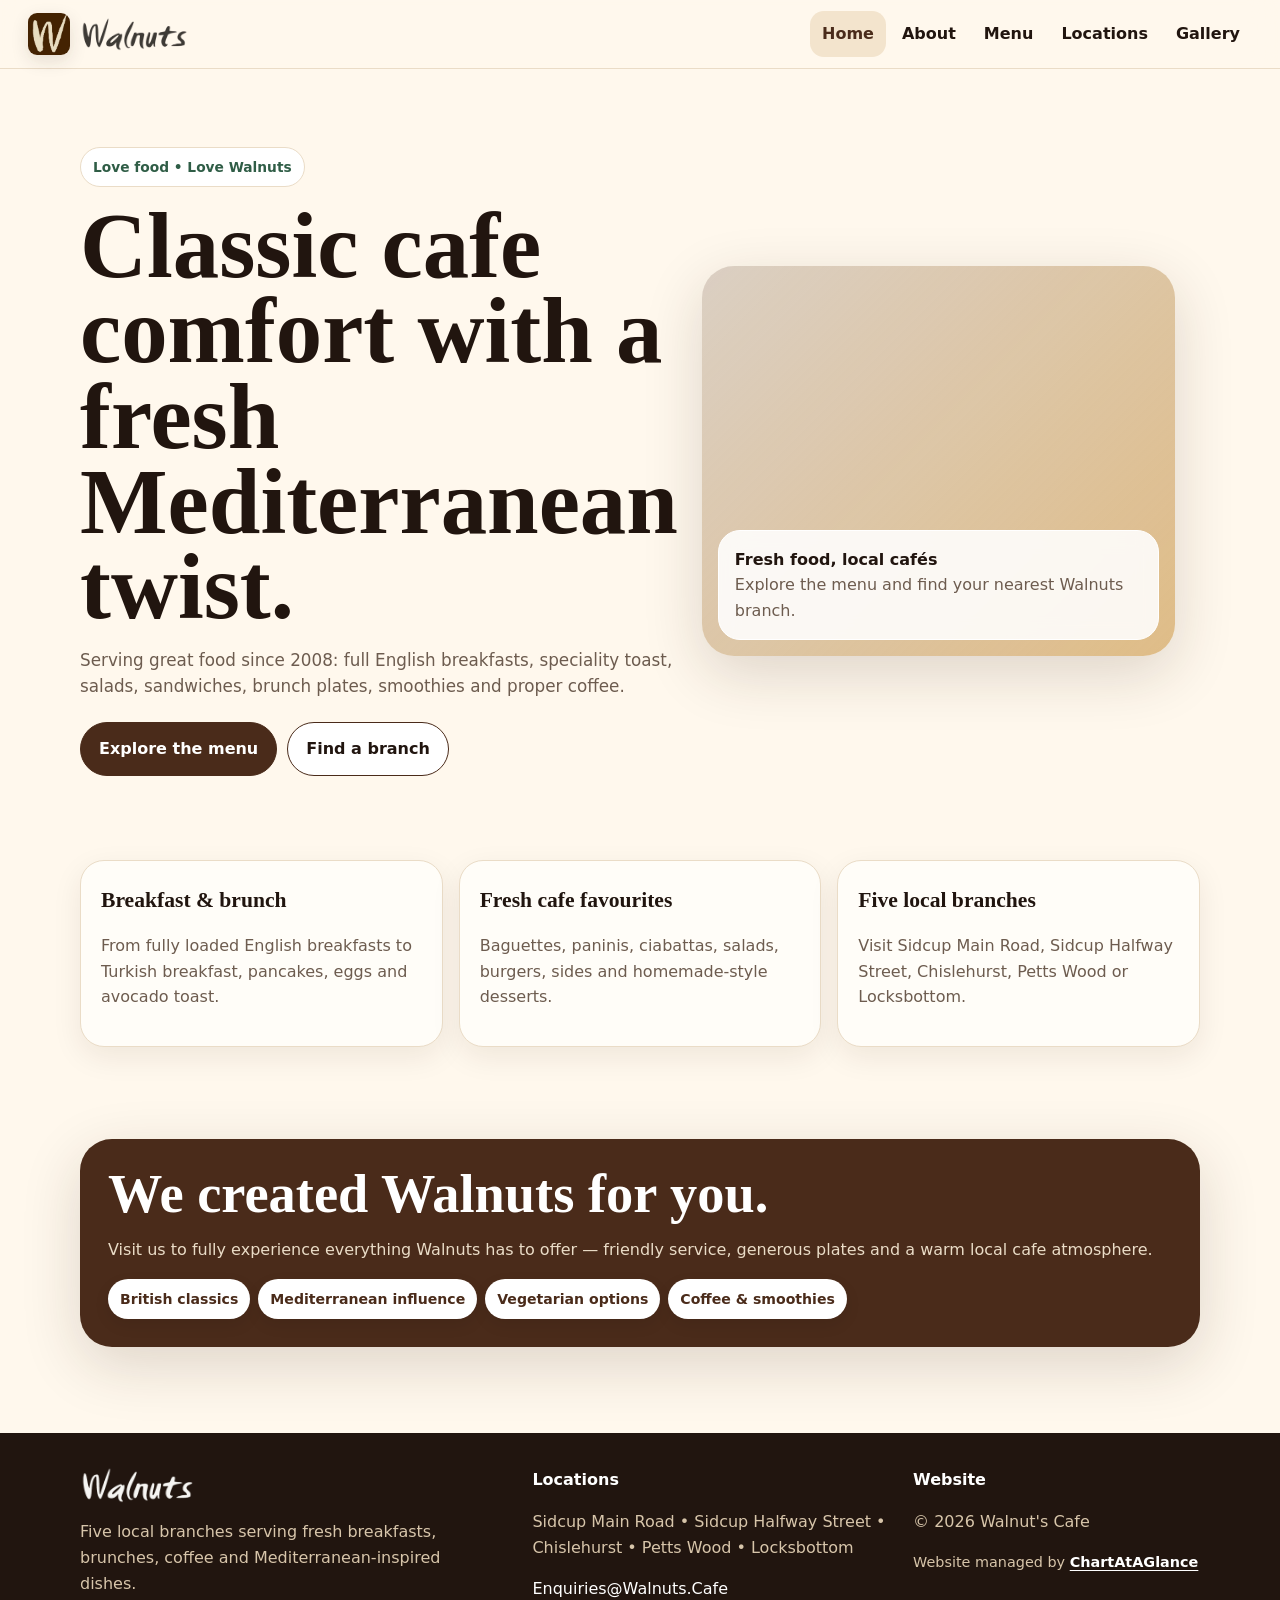
<file: index.html>
<!doctype html><html lang="en-GB"><head><meta charset="utf-8"><meta name="viewport" content="width=device-width,initial-scale=1"><title>Walnuts Cafe | Breakfast, Brunch & Coffee in South East London</title><meta name="description" content="Walnuts Cafe serves British cafe favourites with Mediterranean influence across Sidcup, Chislehurst, Petts Wood and Locksbottom. View menu, branches and opening times."><link rel="canonical" href="https://walnutscafe.co.uk/"><meta property="og:title" content="Walnuts Cafe"><meta property="og:description" content="Classic breakfasts, brunch, salads, sandwiches and coffee across South East London."><meta property="og:type" content="website"><link rel="icon" href="assets/walnuts-W.jpg"><link rel="apple-touch-icon" href="assets/walnuts-W.jpg"><link rel="stylesheet" href="styles.css"><script type="application/ld+json">{"@context":"https://schema.org","@type":"Restaurant","name":"Walnuts Cafe","url":"https://walnutscafe.co.uk/","servesCuisine":["British","Cafe","Mediterranean"],"telephone":"020 8300 5577","email":"Enquiries@Walnuts.Cafe","priceRange":"££","areaServed":["Sidcup","Chislehurst","Petts Wood","Locksbottom"]}</script></head><body><header class="topbar"><nav class="nav"><a class="brand brand-logo" href="index.html" aria-label="Walnuts Cafe home"><img class="logo-icon" src="assets/walnuts-W.jpg" alt="Walnuts icon"><img class="logo-wordmark" src="assets/walnuts-logo.png" alt="Walnuts Cafe"></a><button class="menu-toggle">Menu</button><div class="links"><a class="active" href="index.html">Home</a><a href="about.html">About</a><a href="menu.html">Menu</a><a href="locations.html">Locations</a><a href="gallery.html">Gallery</a></div></nav></header><main><section class="hero"><div class="wrap hero-grid"><div><span class="eyebrow">Love food • Love Walnuts</span><h1 class="h1">Classic cafe comfort with a fresh Mediterranean twist.</h1><p class="lead">Serving great food since 2008: full English breakfasts, speciality toast, salads, sandwiches, brunch plates, smoothies and proper coffee.</p><div class="actions"><a class="btn primary" href="menu.html">Explore the menu</a><a class="btn ghost" href="locations.html">Find a branch</a></div></div><div class="photo-card"><div class="float"><strong>Fresh food, local cafés</strong><br><span class="muted">Explore the menu and find your nearest Walnuts branch.</span></div></div></div></section><section class="section"><div class="wrap cards"><article class="card reveal"><h3>Breakfast & brunch</h3><p class="muted">From fully loaded English breakfasts to Turkish breakfast, pancakes, eggs and avocado toast.</p></article><article class="card reveal"><h3>Fresh cafe favourites</h3><p class="muted">Baguettes, paninis, ciabattas, salads, burgers, sides and homemade-style desserts.</p></article><article class="card reveal"><h3>Five local branches</h3><p class="muted">Visit Sidcup Main Road, Sidcup Halfway Street, Chislehurst, Petts Wood or Locksbottom.</p></article></div></section><section class="section"><div class="wrap"><div class="feature reveal"><h2>We created Walnuts for you.</h2><p class="muted">Visit us to fully experience everything Walnuts has to offer — friendly service, generous plates and a warm local cafe atmosphere.</p><div class="pill-row"><span class="pill">British classics</span><span class="pill">Mediterranean influence</span><span class="pill">Vegetarian options</span><span class="pill">Coffee & smoothies</span></div></div></div></section></main><footer class="footer"><div class="wrap footer-grid"><div><a class="footer-brand" href="index.html"><img src="assets/walnuts-logo.png" alt="Walnuts Cafe"></a><p class="footer-text">Five local branches serving fresh breakfasts, brunches, coffee and Mediterranean-inspired dishes.</p></div><div><strong>Locations</strong><p class="muted">Sidcup Main Road • Sidcup Halfway Street • Chislehurst • Petts Wood • Locksbottom</p><p><a href="mailto:Enquiries@Walnuts.Cafe">Enquiries@Walnuts.Cafe</a></p></div><div><strong>Website</strong><p class="muted">© 2026 Walnut's Cafe</p><p class="footer-credit">Website managed by <a href="https://chartataglance.com" target="_blank" rel="noopener">ChartAtAGlance</a></p></div></div></footer><script src="script.js"></script></body></html>
</file>
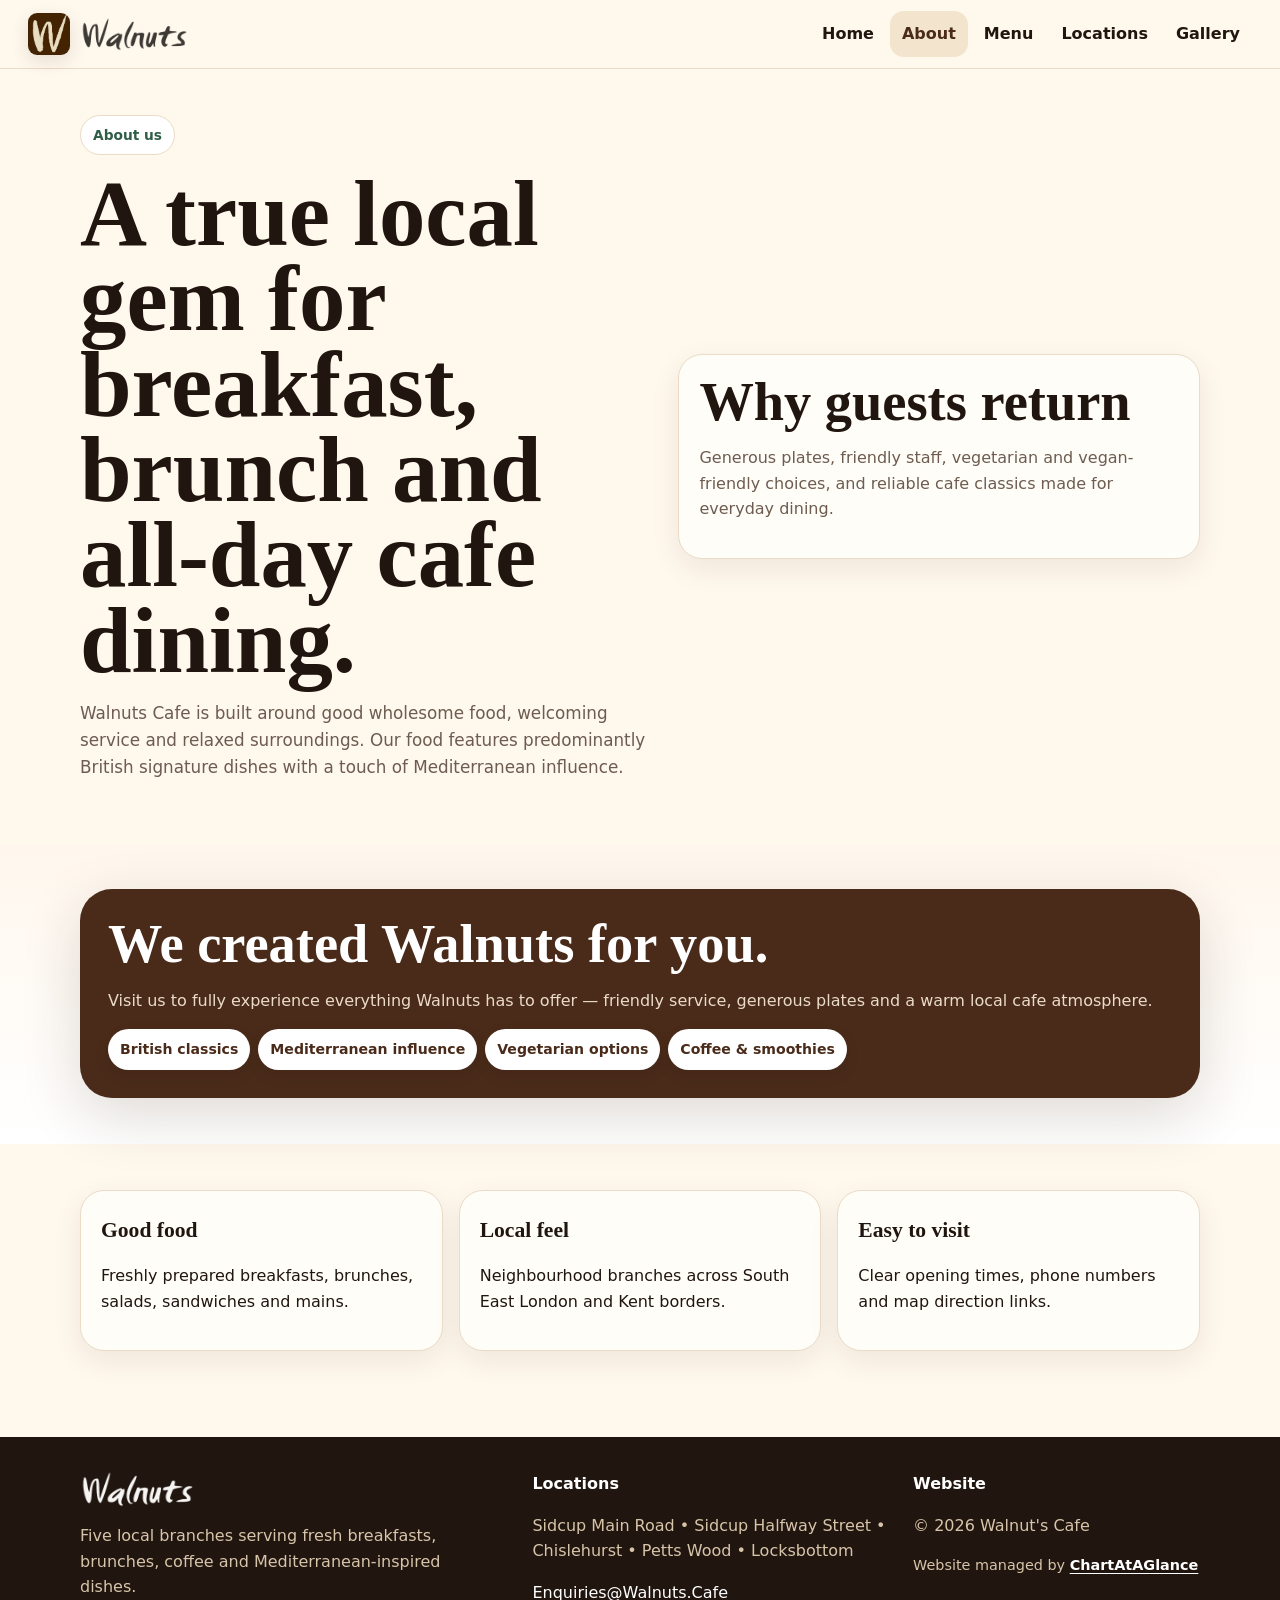
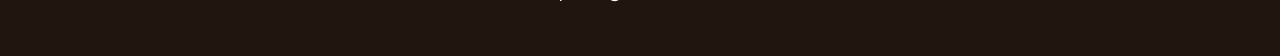
<file: about.html>
<!doctype html><html lang="en-GB"><head><meta charset="utf-8"><meta name="viewport" content="width=device-width,initial-scale=1"><title>About Walnuts Cafe | South East London Cafe Restaurant</title><meta name="description" content="About Walnuts Cafe: good wholesome food, British signature dishes with Mediterranean influence, friendly service and local branches."><link rel="icon" href="assets/walnuts-W.jpg"><link rel="apple-touch-icon" href="assets/walnuts-W.jpg"><link rel="stylesheet" href="styles.css"></head><body><header class="topbar"><nav class="nav"><a class="brand brand-logo" href="index.html" aria-label="Walnuts Cafe home"><img class="logo-icon" src="assets/walnuts-W.jpg" alt="Walnuts icon"><img class="logo-wordmark" src="assets/walnuts-logo.png" alt="Walnuts Cafe"></a><button class="menu-toggle">Menu</button><div class="links"><a href="index.html">Home</a><a class="active" href="about.html">About</a><a href="menu.html">Menu</a><a href="locations.html">Locations</a><a href="gallery.html">Gallery</a></div></nav></header><main><section class="section"><div class="wrap split"><div><span class="eyebrow">About us</span><h1 class="h1">A true local gem for breakfast, brunch and all-day cafe dining.</h1><p class="lead">Walnuts Cafe is built around good wholesome food, welcoming service and relaxed surroundings. Our food features predominantly British signature dishes with a touch of Mediterranean influence.</p></div><div class="card reveal"><h2>Why guests return</h2><p class="muted">Generous plates, friendly staff, vegetarian and vegan-friendly choices, and reliable cafe classics made for everyday dining.</p></div></div></section><section class="section warm"><div class="wrap"><div class="feature reveal"><h2>We created Walnuts for you.</h2><p class="muted">Visit us to fully experience everything Walnuts has to offer — friendly service, generous plates and a warm local cafe atmosphere.</p><div class="pill-row"><span class="pill">British classics</span><span class="pill">Mediterranean influence</span><span class="pill">Vegetarian options</span><span class="pill">Coffee &amp; smoothies</span></div></div></div></section><section class="section"><div class="wrap cards"><article class="card reveal"><h3>Good food</h3><p>Freshly prepared breakfasts, brunches, salads, sandwiches and mains.</p></article><article class="card reveal"><h3>Local feel</h3><p>Neighbourhood branches across South East London and Kent borders.</p></article><article class="card reveal"><h3>Easy to visit</h3><p>Clear opening times, phone numbers and map direction links.</p></article></div></section></main><footer class="footer"><div class="wrap footer-grid"><div><a class="footer-brand" href="index.html"><img src="assets/walnuts-logo.png" alt="Walnuts Cafe"></a><p class="footer-text">Five local branches serving fresh breakfasts, brunches, coffee and Mediterranean-inspired dishes.</p></div><div><strong>Locations</strong><p class="muted">Sidcup Main Road • Sidcup Halfway Street • Chislehurst • Petts Wood • Locksbottom</p><p><a href="mailto:Enquiries@Walnuts.Cafe">Enquiries@Walnuts.Cafe</a></p></div><div><strong>Website</strong><p class="muted">© 2026 Walnut's Cafe</p><p class="footer-credit">Website managed by <a href="https://chartataglance.com" target="_blank" rel="noopener">ChartAtAGlance</a></p></div></div></footer><script src="script.js"></script></body></html>
</file>
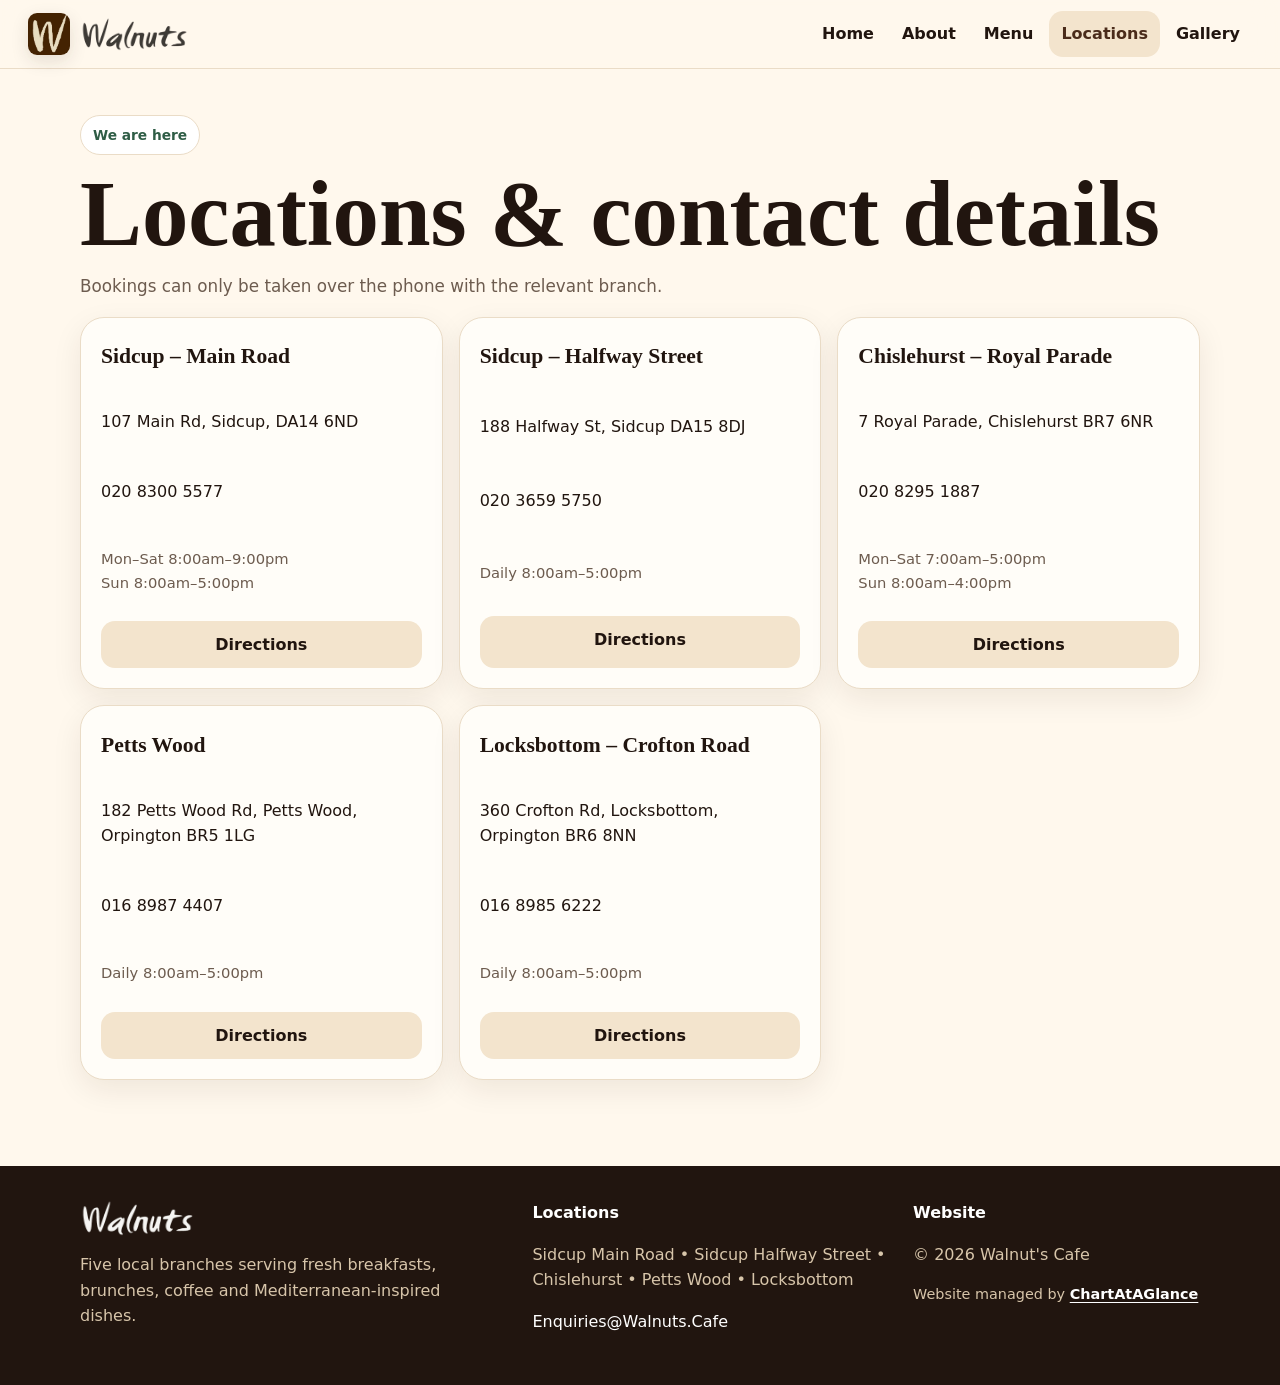
<file: locations.html>
<!doctype html><html lang="en-GB"><head><meta charset="utf-8"><meta name="viewport" content="width=device-width,initial-scale=1"><title>Walnuts Cafe Locations | Sidcup, Chislehurst, Petts Wood & Locksbottom</title><meta name="description" content="Find Walnuts Cafe branches, phone numbers, addresses and opening times in Sidcup, Chislehurst, Petts Wood and Locksbottom."><link rel="icon" href="assets/walnuts-W.jpg"><link rel="apple-touch-icon" href="assets/walnuts-W.jpg"><link rel="stylesheet" href="styles.css"></head><body><header class="topbar"><nav class="nav"><a class="brand brand-logo" href="index.html" aria-label="Walnuts Cafe home"><img class="logo-icon" src="assets/walnuts-W.jpg" alt="Walnuts icon"><img class="logo-wordmark" src="assets/walnuts-logo.png" alt="Walnuts Cafe"></a><button class="menu-toggle">Menu</button><div class="links"><a href="index.html">Home</a><a href="about.html">About</a><a href="menu.html">Menu</a><a class="active" href="locations.html">Locations</a><a href="gallery.html">Gallery</a></div></nav></header><main><section class="section"><div class="wrap"><span class="eyebrow">We are here</span><h1 class="h1">Locations & contact details</h1><p class="lead">Bookings can only be taken over the phone with the relevant branch.</p><div class="cards locations">
<article class="card location-card"><h3>Sidcup – Main Road</h3><p>107 Main Rd, Sidcup, DA14 6ND</p><p><a href="tel:02083005577">020 8300 5577</a></p><p class="hours">Mon–Sat 8:00am–9:00pm<br>Sun 8:00am–5:00pm</p><div class="quick-actions single"><a class="mini-btn" href="https://www.google.com/maps/search/?api=1&query=107+Main+Rd+Sidcup+DA14+6ND">Directions</a></div></article>
<article class="card location-card"><h3>Sidcup – Halfway Street</h3><p>188 Halfway St, Sidcup DA15 8DJ</p><p><a href="tel:02036595750">020 3659 5750</a></p><p class="hours">Daily 8:00am–5:00pm</p><div class="quick-actions single"><a class="mini-btn" href="https://www.google.com/maps/search/?api=1&query=188+Halfway+St+Sidcup+DA15+8DJ">Directions</a></div></article>
<article class="card location-card"><h3>Chislehurst – Royal Parade</h3><p>7 Royal Parade, Chislehurst BR7 6NR</p><p><a href="tel:02082951887">020 8295 1887</a></p><p class="hours">Mon–Sat 7:00am–5:00pm<br>Sun 8:00am–4:00pm</p><div class="quick-actions single"><a class="mini-btn" href="https://www.google.com/maps/search/?api=1&query=7+Royal+Parade+Chislehurst+BR7+6NR">Directions</a></div></article>
<article class="card location-card"><h3>Petts Wood</h3><p>182 Petts Wood Rd, Petts Wood, Orpington BR5 1LG</p><p><a href="tel:01689874407">016 8987 4407</a></p><p class="hours">Daily 8:00am–5:00pm</p><div class="quick-actions single"><a class="mini-btn" href="https://www.google.com/maps/search/?api=1&query=182+Petts+Wood+Rd+Orpington+BR5+1LG">Directions</a></div></article>
<article class="card location-card"><h3>Locksbottom – Crofton Road</h3><p>360 Crofton Rd, Locksbottom, Orpington BR6 8NN</p><p><a href="tel:01689856222">016 8985 6222</a></p><p class="hours">Daily 8:00am–5:00pm</p><div class="quick-actions single"><a class="mini-btn" href="https://www.google.com/maps/search/?api=1&query=360+Crofton+Rd+Locksbottom+Orpington+BR6+8NN">Directions</a></div></article>
</div></div></section></main><footer class="footer"><div class="wrap footer-grid"><div><a class="footer-brand" href="index.html"><img src="assets/walnuts-logo.png" alt="Walnuts Cafe"></a><p class="footer-text">Five local branches serving fresh breakfasts, brunches, coffee and Mediterranean-inspired dishes.</p></div><div><strong>Locations</strong><p class="muted">Sidcup Main Road • Sidcup Halfway Street • Chislehurst • Petts Wood • Locksbottom</p><p><a href="mailto:Enquiries@Walnuts.Cafe">Enquiries@Walnuts.Cafe</a></p></div><div><strong>Website</strong><p class="muted">© 2026 Walnut's Cafe</p><p class="footer-credit">Website managed by <a href="https://chartataglance.com" target="_blank" rel="noopener">ChartAtAGlance</a></p></div></div></footer><script src="script.js"></script></body></html>
</file>
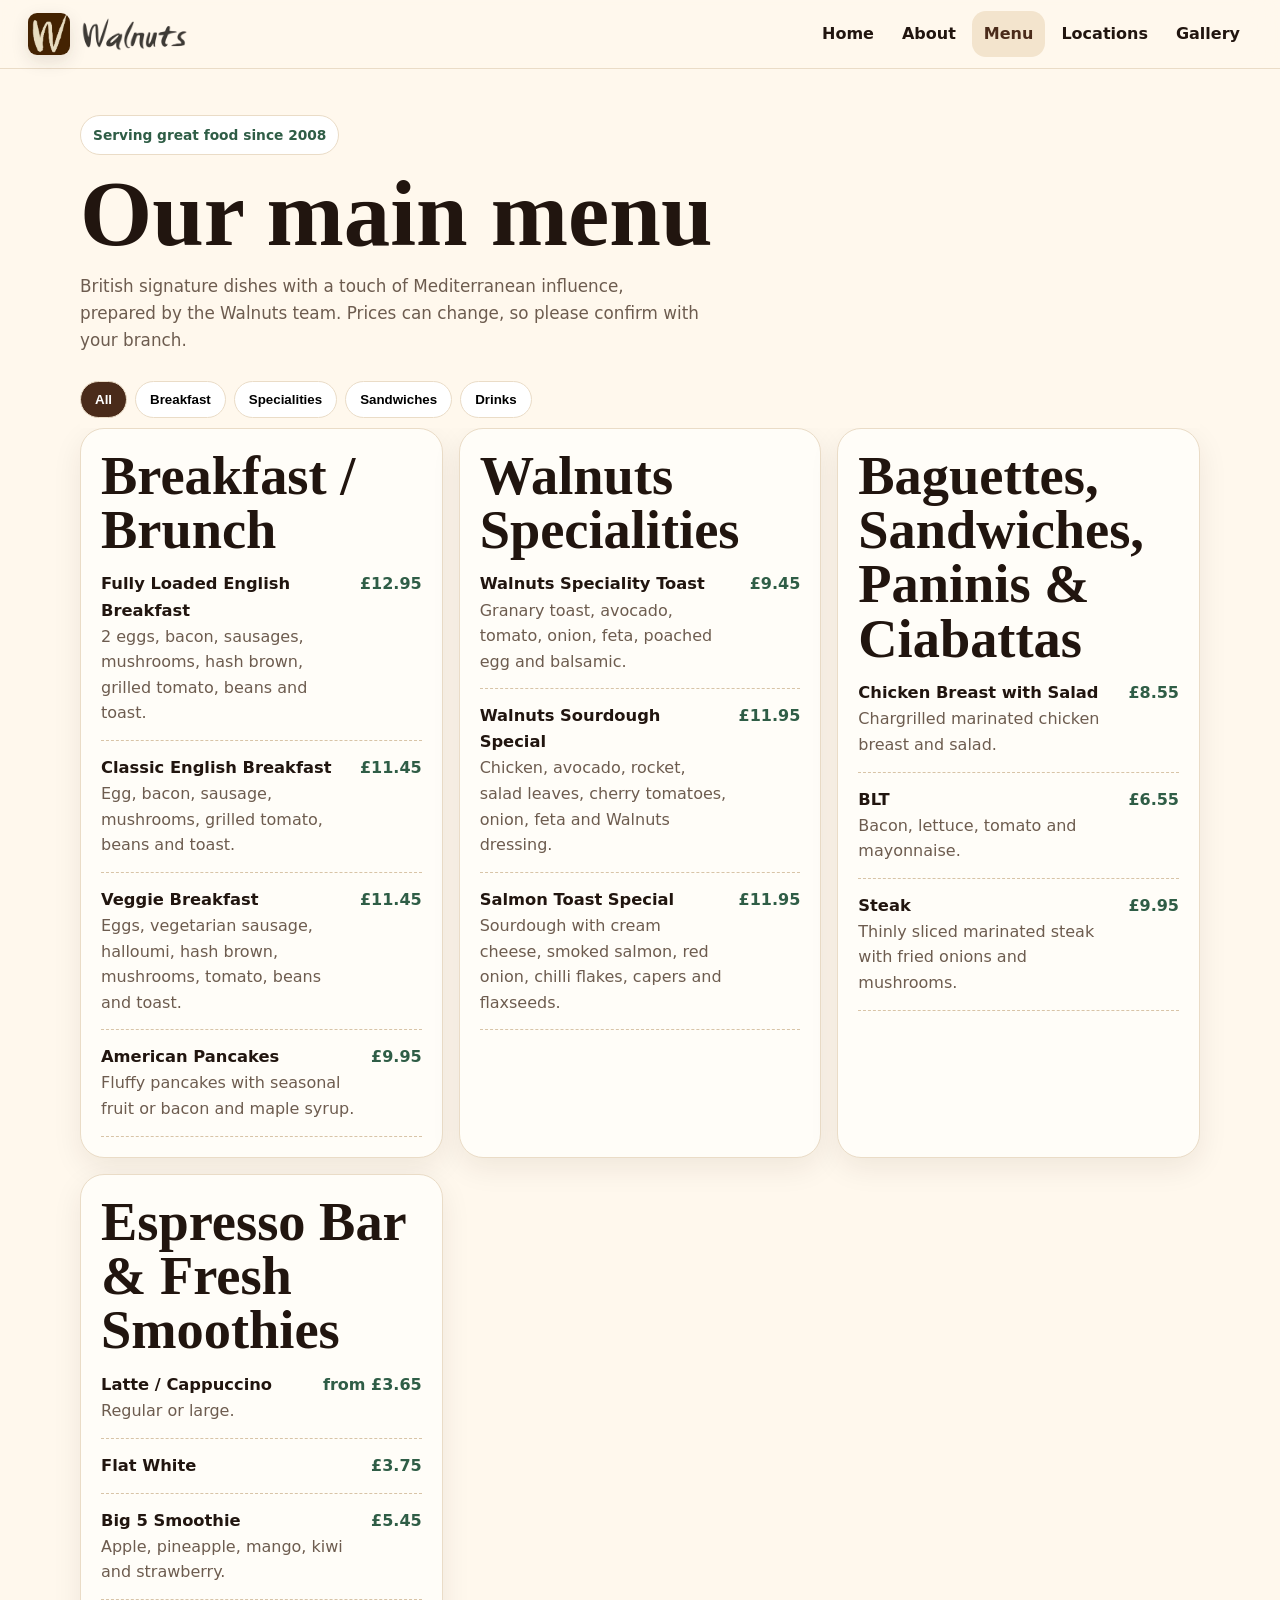
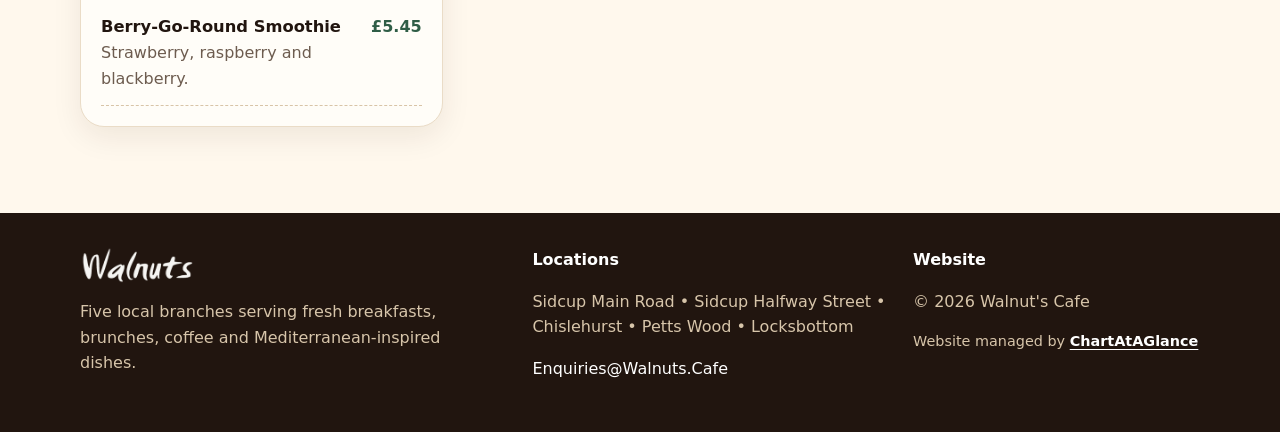
<file: menu.html>
<!doctype html><html lang="en-GB"><head><meta charset="utf-8"><meta name="viewport" content="width=device-width,initial-scale=1"><title>Walnuts Cafe Menu | Breakfast, Brunch, Coffee & Smoothies</title><meta name="description" content="View the Walnuts Cafe menu highlights: Full English Breakfast, speciality toast, salads, sandwiches, espresso bar, smoothies and more."><link rel="icon" href="assets/walnuts-W.jpg"><link rel="apple-touch-icon" href="assets/walnuts-W.jpg"><link rel="stylesheet" href="styles.css"></head><body><header class="topbar"><nav class="nav"><a class="brand brand-logo" href="index.html" aria-label="Walnuts Cafe home"><img class="logo-icon" src="assets/walnuts-W.jpg" alt="Walnuts icon"><img class="logo-wordmark" src="assets/walnuts-logo.png" alt="Walnuts Cafe"></a><button class="menu-toggle">Menu</button><div class="links"><a href="index.html">Home</a><a href="about.html">About</a><a class="active" href="menu.html">Menu</a><a href="locations.html">Locations</a><a href="gallery.html">Gallery</a></div></nav></header><main><section class="section"><div class="wrap"><span class="eyebrow">Serving great food since 2008</span><h1 class="h1">Our main menu</h1><p class="lead">British signature dishes with a touch of Mediterranean influence, prepared by the Walnuts team. Prices can change, so please confirm with your branch.</p><div class="menu-tabs"><button class="tab active" data-tab="all">All</button><button class="tab" data-tab="breakfast">Breakfast</button><button class="tab" data-tab="specials">Specialities</button><button class="tab" data-tab="sandwiches">Sandwiches</button><button class="tab" data-tab="drinks">Drinks</button></div><div class="cards"><section class="card" data-menu="breakfast"><h2>Breakfast / Brunch</h2><div class="menu-list"><div class="dish"><div><strong>Fully Loaded English Breakfast</strong><br><span class="muted">2 eggs, bacon, sausages, mushrooms, hash brown, grilled tomato, beans and toast.</span></div><span class="price">£12.95</span></div><div class="dish"><div><strong>Classic English Breakfast</strong><br><span class="muted">Egg, bacon, sausage, mushrooms, grilled tomato, beans and toast.</span></div><span class="price">£11.45</span></div><div class="dish"><div><strong>Veggie Breakfast</strong><br><span class="muted">Eggs, vegetarian sausage, halloumi, hash brown, mushrooms, tomato, beans and toast.</span></div><span class="price">£11.45</span></div><div class="dish"><div><strong>American Pancakes</strong><br><span class="muted">Fluffy pancakes with seasonal fruit or bacon and maple syrup.</span></div><span class="price">£9.95</span></div></div></section><section class="card" data-menu="specials"><h2>Walnuts Specialities</h2><div class="menu-list"><div class="dish"><div><strong>Walnuts Speciality Toast</strong><br><span class="muted">Granary toast, avocado, tomato, onion, feta, poached egg and balsamic.</span></div><span class="price">£9.45</span></div><div class="dish"><div><strong>Walnuts Sourdough Special</strong><br><span class="muted">Chicken, avocado, rocket, salad leaves, cherry tomatoes, onion, feta and Walnuts dressing.</span></div><span class="price">£11.95</span></div><div class="dish"><div><strong>Salmon Toast Special</strong><br><span class="muted">Sourdough with cream cheese, smoked salmon, red onion, chilli flakes, capers and flaxseeds.</span></div><span class="price">£11.95</span></div></div></section><section class="card" data-menu="sandwiches"><h2>Baguettes, Sandwiches, Paninis & Ciabattas</h2><div class="menu-list"><div class="dish"><div><strong>Chicken Breast with Salad</strong><br><span class="muted">Chargrilled marinated chicken breast and salad.</span></div><span class="price">£8.55</span></div><div class="dish"><div><strong>BLT</strong><br><span class="muted">Bacon, lettuce, tomato and mayonnaise.</span></div><span class="price">£6.55</span></div><div class="dish"><div><strong>Steak</strong><br><span class="muted">Thinly sliced marinated steak with fried onions and mushrooms.</span></div><span class="price">£9.95</span></div></div></section><section class="card" data-menu="drinks"><h2>Espresso Bar & Fresh Smoothies</h2><div class="menu-list"><div class="dish"><div><strong>Latte / Cappuccino</strong><br><span class="muted">Regular or large.</span></div><span class="price">from £3.65</span></div><div class="dish"><div><strong>Flat White</strong></div><span class="price">£3.75</span></div><div class="dish"><div><strong>Big 5 Smoothie</strong><br><span class="muted">Apple, pineapple, mango, kiwi and strawberry.</span></div><span class="price">£5.45</span></div><div class="dish"><div><strong>Berry-Go-Round Smoothie</strong><br><span class="muted">Strawberry, raspberry and blackberry.</span></div><span class="price">£5.45</span></div></div></section></div></div></section></main><footer class="footer"><div class="wrap footer-grid"><div><a class="footer-brand" href="index.html"><img src="assets/walnuts-logo.png" alt="Walnuts Cafe"></a><p class="footer-text">Five local branches serving fresh breakfasts, brunches, coffee and Mediterranean-inspired dishes.</p></div><div><strong>Locations</strong><p class="muted">Sidcup Main Road • Sidcup Halfway Street • Chislehurst • Petts Wood • Locksbottom</p><p><a href="mailto:Enquiries@Walnuts.Cafe">Enquiries@Walnuts.Cafe</a></p></div><div><strong>Website</strong><p class="muted">© 2026 Walnut's Cafe</p><p class="footer-credit">Website managed by <a href="https://chartataglance.com" target="_blank" rel="noopener">ChartAtAGlance</a></p></div></div></footer><script src="script.js"></script></body></html>
</file>
<file: styles.css>
:root{--ink:#21150f;--muted:#6d5c4f;--cream:#fff8ed;--paper:#fffdf8;--gold:#c58b33;--coffee:#4a2b1a;--leaf:#2f5d46;--line:#eadcc7;--shadow:0 18px 60px rgba(52,31,18,.16);--radius:24px}*{box-sizing:border-box}html{scroll-behavior:smooth}body{margin:0;font-family:Inter,system-ui,-apple-system,Segoe UI,Roboto,Arial,sans-serif;background:var(--cream);color:var(--ink);line-height:1.6}img{max-width:100%;display:block}a{color:inherit;text-decoration:none}.topbar{position:sticky;top:0;z-index:50;background:rgba(255,248,237,.9);backdrop-filter:blur(14px);border-bottom:1px solid var(--line)}.nav{min-height:68px;display:flex;align-items:center;justify-content:space-between;padding:0 18px}.brand{font-family:Georgia,serif;font-size:1.35rem;font-weight:800;letter-spacing:.02em}.brand span{color:var(--gold)}.brand-logo{display:flex;align-items:center;gap:10px}.logo-icon{width:42px;height:42px;border-radius:9px;object-fit:cover;box-shadow:0 6px 18px rgba(52,31,18,.12)}.logo-wordmark{height:30px;width:auto;max-width:152px;object-fit:contain}.menu-toggle{border:0;background:var(--coffee);color:white;border-radius:999px;padding:11px 14px;font-weight:800}.links{display:none;position:absolute;left:12px;right:12px;top:74px;background:var(--paper);border:1px solid var(--line);box-shadow:var(--shadow);border-radius:20px;padding:14px}.links.open{display:grid;gap:10px}.links a{padding:12px;border-radius:14px;font-weight:750}.links a:hover,.links a.active{background:#f3e4cd;color:var(--coffee)}.wrap{width:min(1120px,calc(100% - 32px));margin:auto}.hero{position:relative;overflow:hidden;padding:44px 0 22px}.hero-grid{display:grid;gap:24px}.eyebrow{display:inline-flex;gap:8px;align-items:center;background:#fff;border:1px solid var(--line);border-radius:999px;padding:8px 12px;color:var(--leaf);font-weight:800;font-size:.86rem}.h1{font-family:Georgia,serif;font-size:clamp(2.45rem,12vw,5.8rem);line-height:.92;margin:16px 0}.lead{font-size:1.05rem;color:var(--muted);max-width:58ch}.actions{display:flex;flex-wrap:wrap;gap:10px;margin-top:22px}.btn{display:inline-flex;justify-content:center;align-items:center;min-height:48px;padding:13px 18px;border-radius:999px;font-weight:850;border:1px solid var(--coffee)}.btn.primary{background:var(--coffee);color:#fff}.btn.ghost{background:#fff}.photo-card{min-height:390px;border-radius:32px;background:linear-gradient(135deg,rgba(74,43,26,.2),rgba(197,139,51,.55)),url('https://images.unsplash.com/photo-1554118811-1e0d58224f24?auto=format&fit=crop&w=1200&q=80') center/cover;box-shadow:var(--shadow);position:relative;overflow:hidden}.float{position:absolute;left:16px;right:16px;bottom:16px;background:rgba(255,255,255,.88);backdrop-filter:blur(10px);border-radius:22px;padding:16px;border:1px solid #fff}.section{padding:46px 0}.section h2{font-family:Georgia,serif;font-size:clamp(2rem,8vw,3.4rem);line-height:1;margin:0 0 14px}.muted{color:var(--muted)}.cards{display:grid;gap:16px}.card{background:var(--paper);border:1px solid var(--line);border-radius:var(--radius);padding:20px;box-shadow:0 10px 30px rgba(52,31,18,.08)}.card h3{margin:.1rem 0 .45rem;font-family:Georgia,serif;font-size:1.35rem}.pill-row{display:flex;flex-wrap:wrap;gap:8px}.pill{padding:8px 11px;border:1px solid rgba(255,255,255,.35);border-radius:999px;background:#fff;color:var(--coffee);font-weight:750;font-size:.88rem;box-shadow:0 6px 16px rgba(0,0,0,.08)}.split{display:grid;gap:22px}.feature{background:var(--coffee);color:#fff;border-radius:32px;padding:28px;box-shadow:var(--shadow)}.feature .muted{color:#eadcc7}.menu-tabs{position:sticky;top:68px;z-index:20;display:flex;gap:8px;overflow:auto;padding:10px 0;background:var(--cream)}.tab{white-space:nowrap;border:1px solid var(--line);background:#fff;border-radius:999px;padding:10px 14px;font-weight:850}.tab.active{background:var(--coffee);color:#fff}.menu-list{display:grid;gap:14px}.dish{display:grid;grid-template-columns:1fr auto;gap:12px;padding-bottom:14px;border-bottom:1px dashed #d8c4a7}.dish strong{font-size:1.02rem}.price{font-weight:900;color:var(--leaf)}.location-card{display:grid;gap:12px}.hours{font-size:.92rem;color:var(--muted)}.quick-actions{display:grid;grid-template-columns:1fr 1fr;gap:10px}.mini-btn{padding:11px 12px;border-radius:14px;background:#f3e4cd;font-weight:850;text-align:center}.gallery-grid{display:grid;grid-template-columns:repeat(2,1fr);gap:10px}.gallery-grid img{height:160px;width:100%;object-fit:cover;border-radius:18px}.footer{background:#21150f;color:#fff;padding:34px 0;margin-top:40px}.footer .muted{color:#d7c5aa}.footer-grid{display:grid;gap:22px}.footer-brand img{height:36px;width:auto;filter:brightness(0) invert(1) sepia(.15);opacity:.96}.footer-text{max-width:36ch;color:#d7c5aa}.footer a{text-decoration:none;color:#fff}.footer-credit{font-size:.9rem;color:#d7c5aa}.footer-credit a{font-weight:800;text-decoration:underline;text-underline-offset:3px}.reveal{opacity:0;transform:translateY(22px);transition:.7s ease}.reveal.visible{opacity:1;transform:none}@media(min-width:760px){.menu-toggle{display:none}.links{display:flex;position:static;background:transparent;border:0;box-shadow:none;padding:0;gap:4px}.links a{padding:10px 12px}.hero{padding:78px 0 38px}.hero-grid,.split{grid-template-columns:1.05fr .95fr;align-items:center}.cards{grid-template-columns:repeat(3,1fr)}.locations{grid-template-columns:repeat(2,1fr)}.gallery-grid{grid-template-columns:repeat(4,1fr)}.gallery-grid img{height:220px}}@media(min-width:1040px){.locations{grid-template-columns:repeat(3,1fr)}.nav{padding:0 28px}.gallery-grid img:nth-child(3n+1){height:300px;grid-row:span 2}} 

.quick-actions.single{grid-template-columns:1fr}

.warm{background:linear-gradient(180deg,#fff7ed,#fff)}

@media(min-width:760px){.footer-grid{grid-template-columns:1.2fr 1fr .8fr}.logo-wordmark{height:34px;max-width:190px}}
</file>
